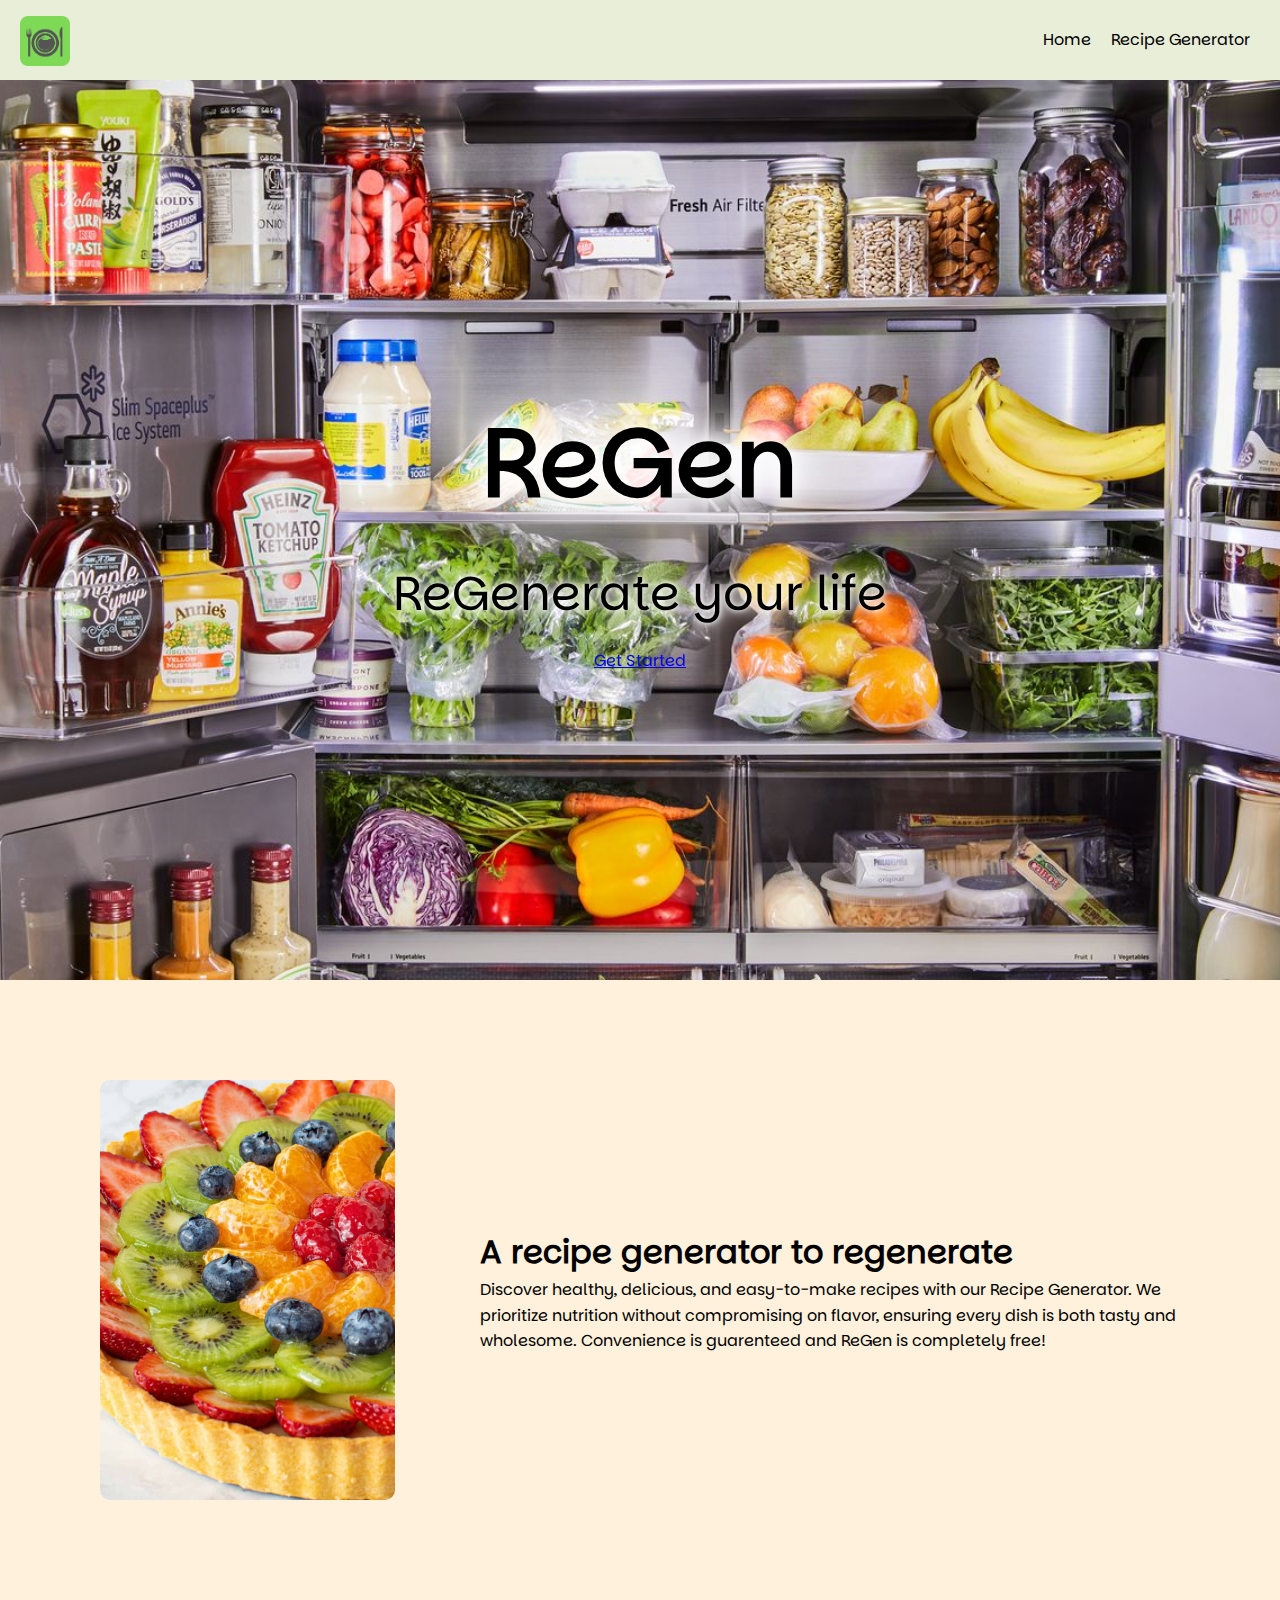
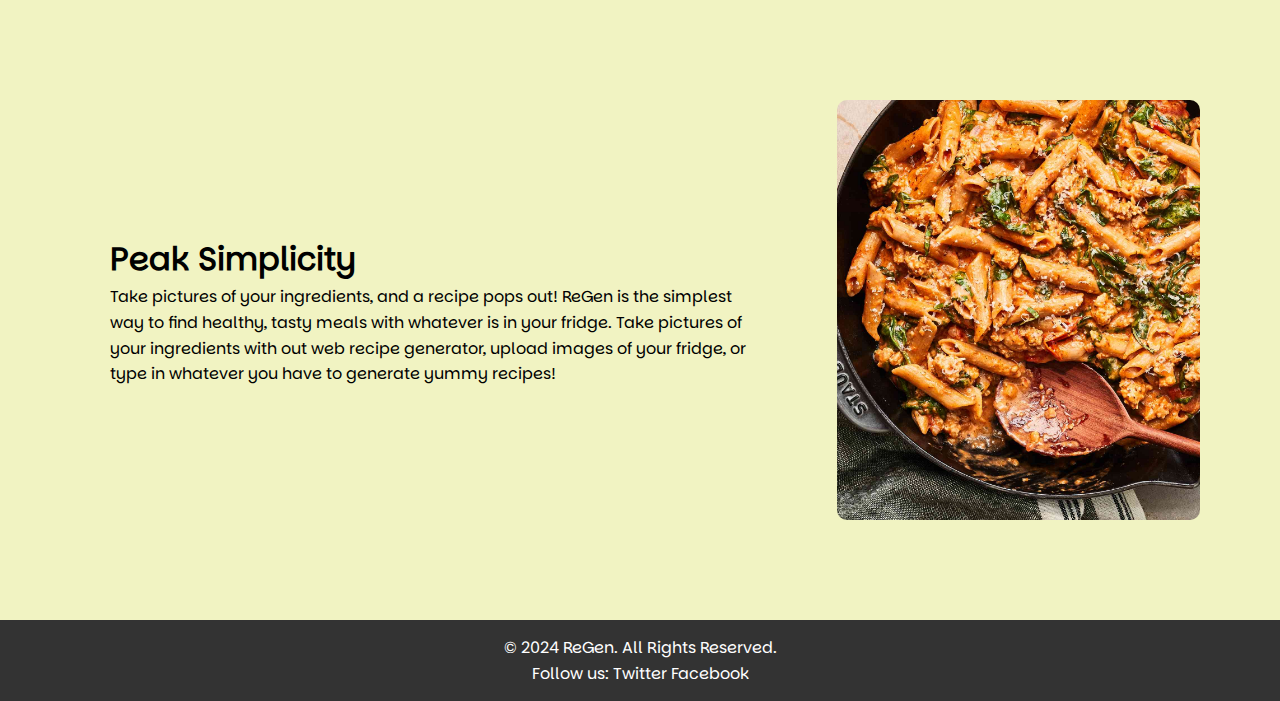
<file: index.html>
<!DOCTYPE html>
<html lang="en">

<head>
    <meta charset="UTF-8">
    <meta name="viewport" content="width=device-width, initial-scale=1.0">
    <title>ReGen</title>
    <link rel="icon" type="image/jpg" href="../images/fridge.jpg">
    <link rel="stylesheet" href="../css/style.css">
    <link rel="icon" type="image/jpg" href="../images/logo.png">
</head>
 
<body>
    <nav class="navbar">
        <div class="logo">
            <a><img src="../images/logo.png" alt="Logo"></a>
        </div>
        <ul>
            <li><a href="index.html">Home</a></li>
            <li><a href="choice.html">Recipe Generator</a></li>
        </ul>
    </nav>

    <section class="parallax-container">
        <div class="parallax-background"></div>
        <div class="content">
            <h1>ReGen</h1>
            <p>ReGenerate your life</p>
            <a href="choice.html" class="cta-button">Get Started</a>
        </div>
    </section>

    <div class="container">
        <div class="fly-in-box"></div>
        <div class="text_container">
            <h1> A recipe generator to regenerate </h2>
            <p>Discover healthy, delicious, and easy-to-make recipes with our Recipe Generator. We prioritize nutrition without compromising on flavor, ensuring every dish is both tasty and wholesome. Convenience is guarenteed and ReGen is completely free!</p>
        </div>
    </div>

    <div class="container2">
        <div class="text_container">
            <h1> Peak Simplicity </h2>
            <p>Take pictures of your ingredients, and a recipe pops out! ReGen is the simplest way to find healthy, tasty meals with whatever is in your fridge. Take pictures of your ingredients with out web recipe generator, upload images of your fridge, or type in whatever you have to generate yummy recipes!</p>
        </div>
        <div class="fly-in-box2"></div>
    </div>
    
    <footer>
        <p>&copy; 2024 ReGen. All Rights Reserved.</p>
        <p>Follow us: 
            <a href="https://twitter.com" target="_blank">Twitter</a> 
            <a href="https://facebook.com" target="_blank">Facebook</a>
        </p>
    </footer>

</body>
</html>
</file>
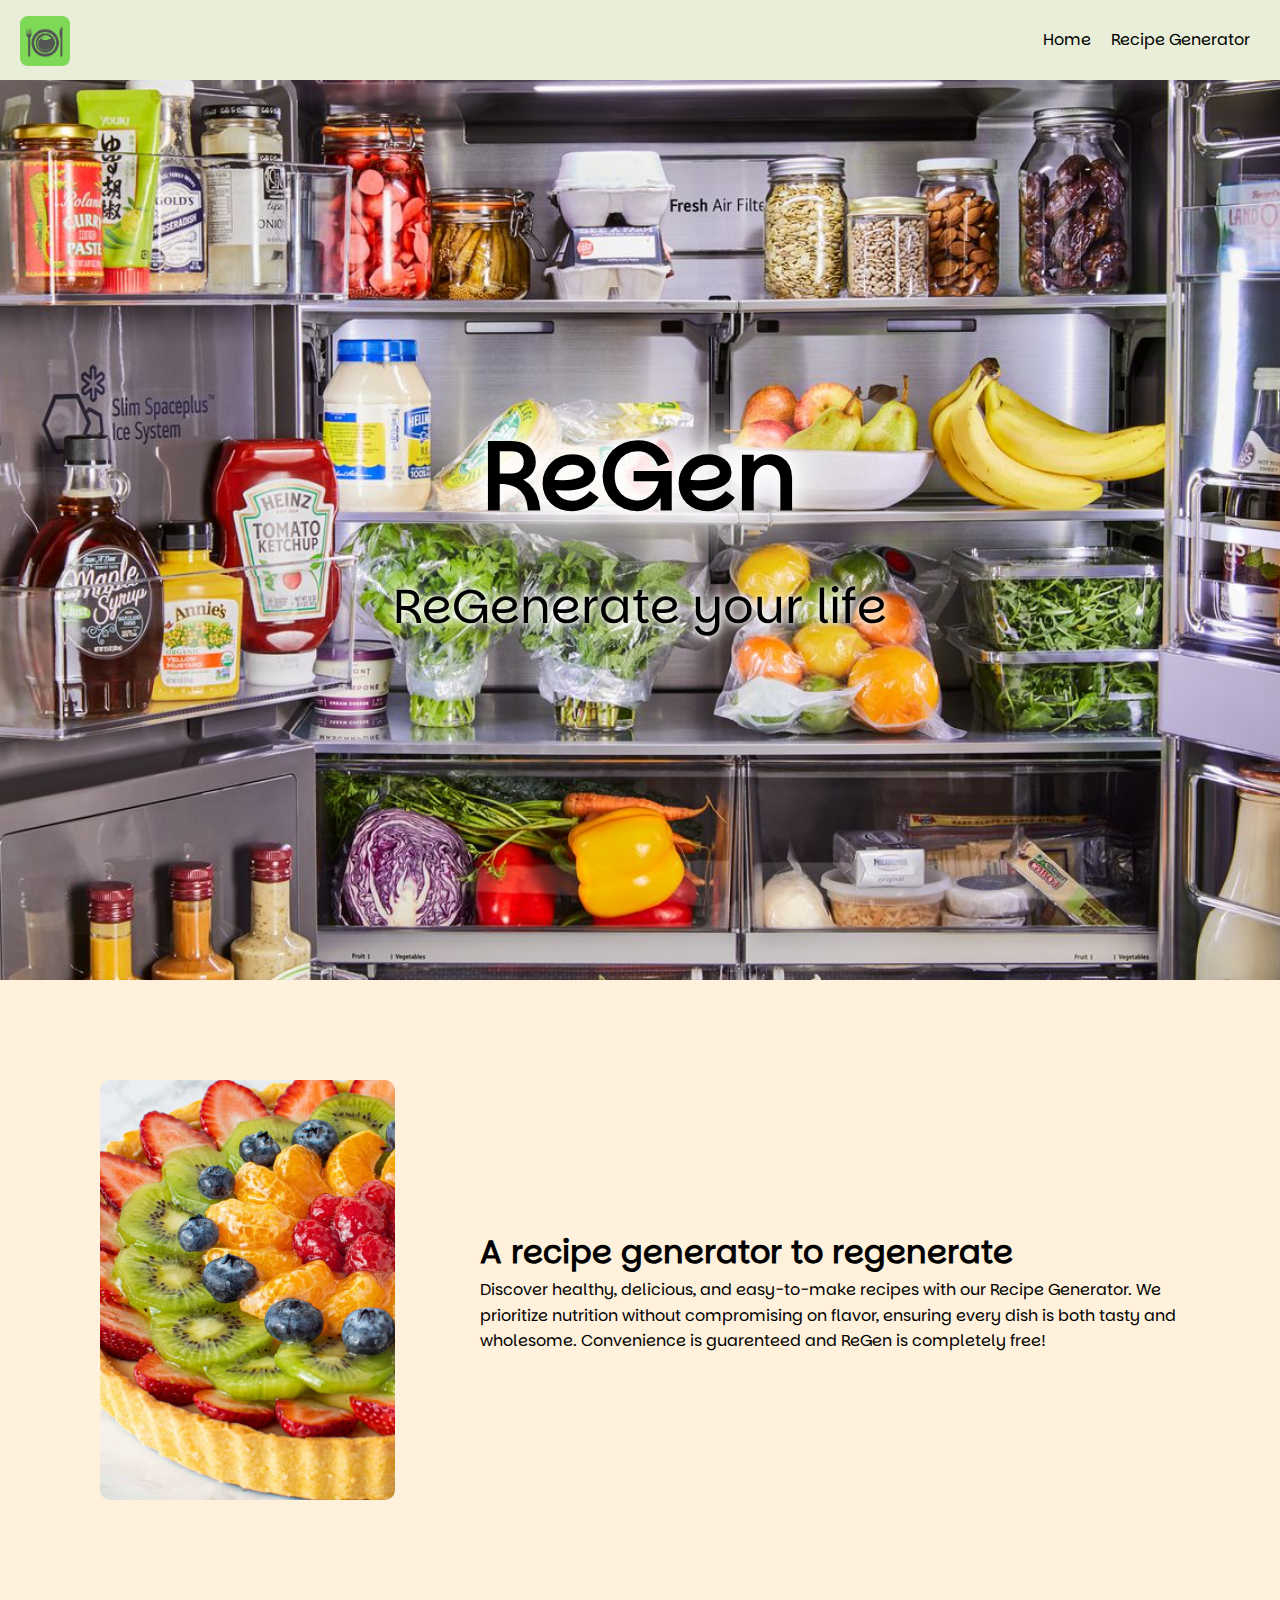
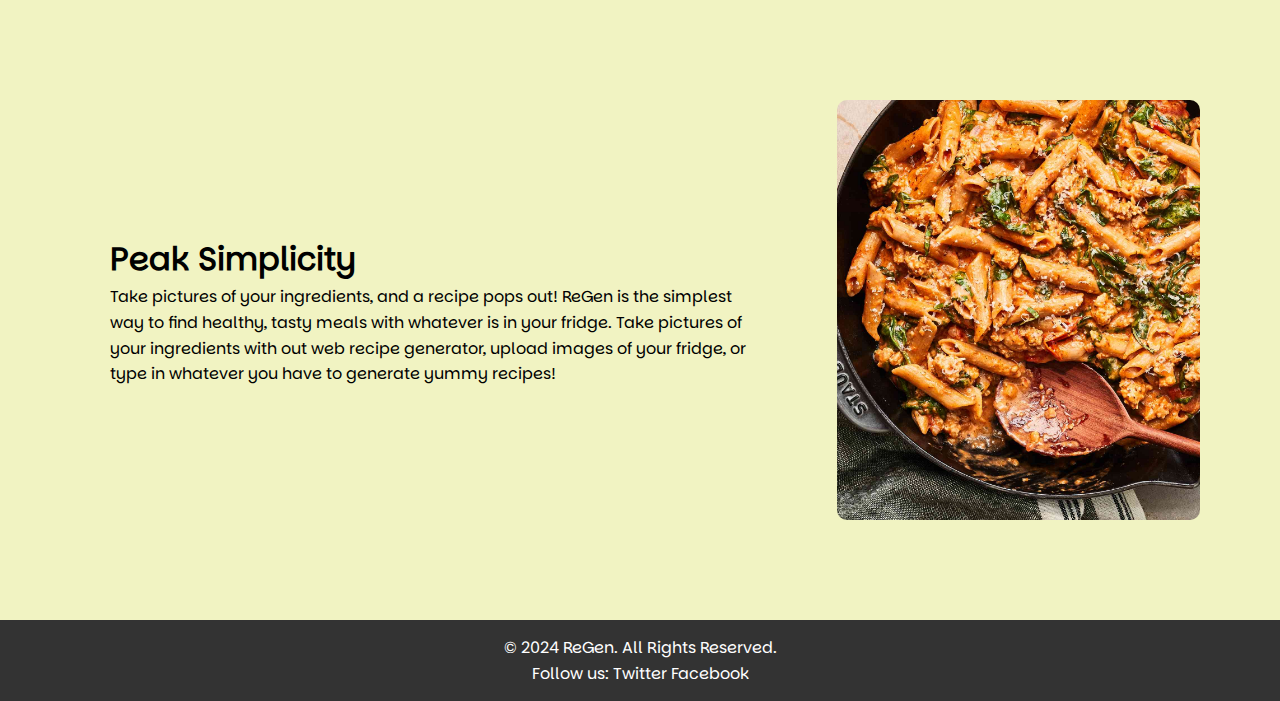
<file: html/index.html>
<!DOCTYPE html>
<html lang="en">

<head>
    <meta charset="UTF-8">
    <meta name="viewport" content="width=device-width, initial-scale=1.0">
    <title>ReGen</title>
    <link rel="icon" type="image/jpg" href="../images/fridge.jpg">
    <link rel="stylesheet" href="../css/style.css">
    <link rel="icon" type="image/jpg" href="../images/logo.png">
</head>
 
<body>
    <nav class="navbar">
        <div class="logo">
            <a><img src="../images/logo.png" alt="Logo"></a>
        </div>
        <ul>
            <li><a href="index.html">Home</a></li>
            <li><a href="choice.html">Recipe Generator</a></li>
        </ul>
    </nav>

    <section class="parallax-container">
        <div class="parallax-background"></div>
        <div class="content">
            <h1>ReGen</h1>
            <p>ReGenerate your life</p>
        </div>
    </section>

    <div class="container">
        <div class="fly-in-box"></div>
        <div class="text_container">
            <h1> A recipe generator to regenerate </h2>
            <p>Discover healthy, delicious, and easy-to-make recipes with our Recipe Generator. We prioritize nutrition without compromising on flavor, ensuring every dish is both tasty and wholesome. Convenience is guarenteed and ReGen is completely free!</p>
        </div>
    </div>

    <div class="container2">
        <div class="text_container">
            <h1> Peak Simplicity </h2>
            <p>Take pictures of your ingredients, and a recipe pops out! ReGen is the simplest way to find healthy, tasty meals with whatever is in your fridge. Take pictures of your ingredients with out web recipe generator, upload images of your fridge, or type in whatever you have to generate yummy recipes!</p>
        </div>
        <div class="fly-in-box2"></div>
    </div>
    
    <footer>
        <p>&copy; 2024 ReGen. All Rights Reserved.</p>
        <p>Follow us: 
            <a href="https://twitter.com" target="_blank">Twitter</a> 
            <a href="https://facebook.com" target="_blank">Facebook</a>
        </p>
    </footer>

</body>
</html>
</file>
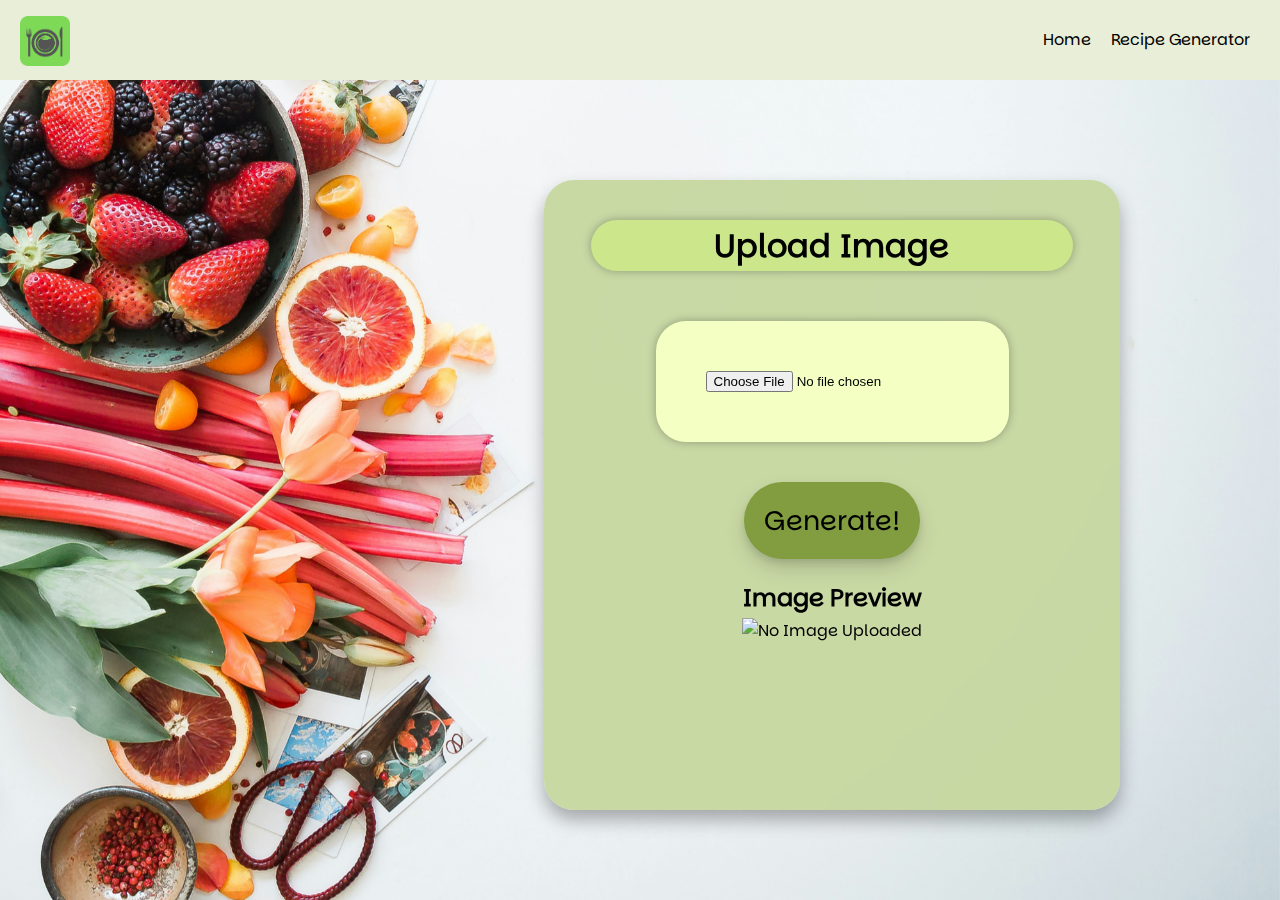
<file: img_upload.html>
<!DOCTYPE html>
<html lang="en">
<head>
    <meta charset="UTF-8">
    <meta name="viewport" content="width=device-width, initial-scale=1.0">
    <title>ReGen</title>
    <link rel="stylesheet" href="../css/img_upload.css">
    <link rel="icon" type="image/jpg" href="../images/logo.png">
</head>
<body>
 
    <nav class="navbar">
        <div class="logo">
            <a><img src="../images/logo.png" alt="Logo"></a>
        </div>
        <ul>
            <li><a href="index.html">Home</a></li>
            <li><a href="choice.html">Recipe Generator</a></li>
        </ul>
    </nav>

    <div class="background"></div>

    <div class="container">
        <h1>Upload Image</h1>
        
        <input type="file" id="img_upload" accept="image/*">

        <br>
        <button id="gen">Generate!</button>

        <br>

        <h2>Image Preview</h2>

        <div class="container2">
            <img id="preview" alt="No Image Uploaded">
        </div>
    </div>

    <script src="../js/img_upload.js"></script>

</body>
</html>
</file>
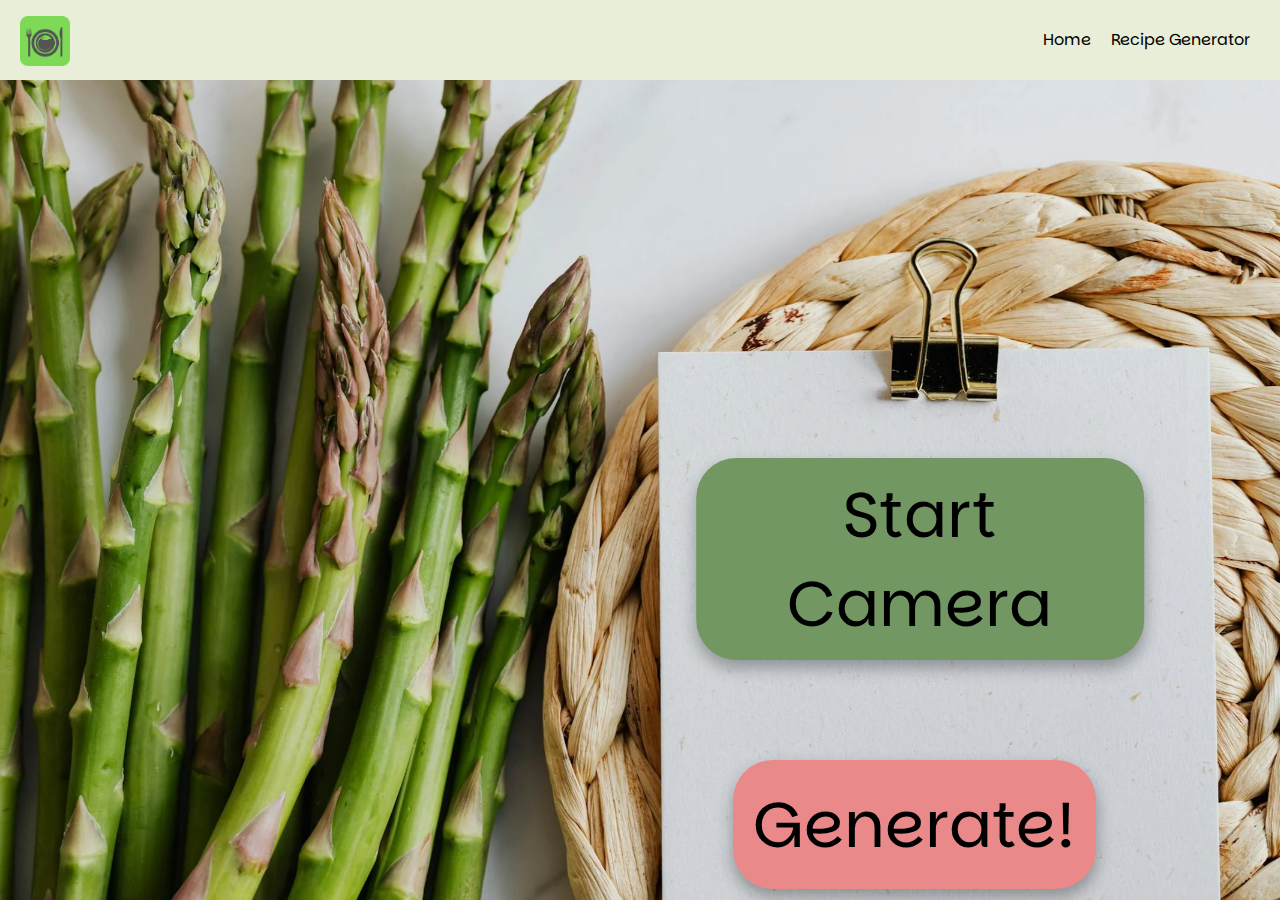
<file: take_image.html>
<!DOCTYPE html>
<html lang="en">
<head>
    <meta charset="UTF-8">
    <meta name="viewport" content="width=device-width, initial-scale=1.0">
    <title>ReGen</title>
    <link rel="stylesheet" href="../css/take_image.css">
    <link rel="icon" type="image/jpg" href="../images/logo.png">
</head>
<body>
 
    <nav class="navbar">
        <div class="logo">
            <a><img src="../images/logo.png" alt="Logo"></a>
        </div>
        <ul>
            <li><a href="index.html">Home</a></li>
            <li><a href="choice.html">Recipe Generator</a></li>
        </ul>
    </nav>

    <div class="parallax-background2"></div>
    <section class="button_container">

        <div class="button_div">
            <button id="start-video-btn">Start Camera</button>
            <button id="take-photo-btn" style="display: none;">Take Picture</button>
            <button id="retake-photo-btn" style="display: none;"> Retake Picture </button>
            <br>
            <a>
                <button id="gen"> Generate! </button>
            </a>
        </div>

        <div class="vid_container"> 
            <video id="video" width="640" height="480" autoplay></video>
            <canvas id="canvas"></canvas>
        </div>
    </section> 


    <script src="../js/index.js"></script>
    
</body>
</html>
</file>
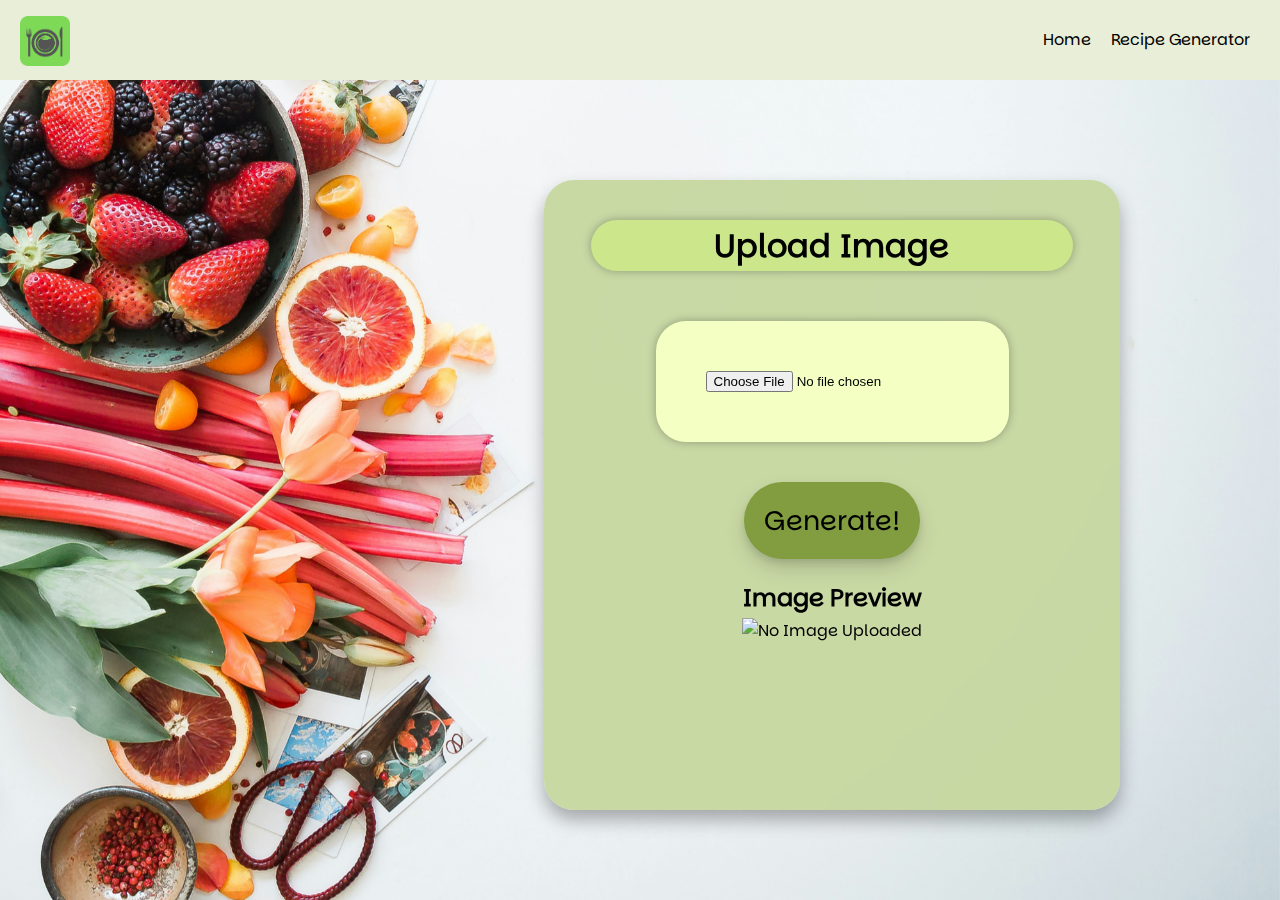
<file: html/img_upload.html>
<!DOCTYPE html>
<html lang="en">
<head>
    <meta charset="UTF-8">
    <meta name="viewport" content="width=device-width, initial-scale=1.0">
    <title>ReGen</title>
    <link rel="stylesheet" href="../css/img_upload.css"">
    <link rel="icon" type="image/jpg" href="../images/logo.png">
</head>
<body>
 
    <nav class="navbar">
        <div class="logo">
            <a><img src="../images/logo.png" alt="Logo"></a>
        </div>
        <ul>
            <li><a href="index.html">Home</a></li>
            <li><a href="choice.html">Recipe Generator</a></li>
        </ul>
    </nav>

    <div class="background"></div>

    <div class="container">
        <h1>Upload Image</h1>
        
        <input type="file" id="img_upload" accept="image/*">

        <br>
        <button id="gen">Generate!</button>

        <br>

        <h2>Image Preview</h2>

        <div class="container2">
            <img id="preview" alt="No Image Uploaded">
        </div>
    </div>

    <script src="../js/img_upload.js"></script>

</body>
</html>
</file>
<file: css/style.css>
@font-face {
    font-family: 'Parkinsans';
    src: url('../fonts/Parkinsans-VariableFont_wght.ttf') format('truetype');
    font-weight: normal;
    font-style: normal;
}
 
@media (max-width: 600px) {
    #take-photo-btn {
        bottom: 10px; 
        right: 10px;
        font-size: 1.5rem; 
        padding: 10px 10px;
    }
}

@keyframes flyInBottom {
    0% {
        transform: translateY(100%);
        opacity: 0;
    }
    100% {
        transform: translateY(0); 
        opacity: 1;
    }
}

* {
    margin: 0;
    padding: 0;
    box-sizing: border-box;
}

body {
    font-family: Parkinsans, Helvetica, sans-serif;
    line-height: 1.6;
    height: 100%;
}

.parallax-container {
    position: relative;
    height: 100vh;
    overflow: hidden;
}

.parallax-background {
    position: absolute;
    top: 0;
    left: 0;
    width: 100%;
    height: 100%;
    background: url('../images/fridge.jpg') no-repeat center center;
    background-size: cover;
    transform-origin: center;
    will-change: transform;
}

.content {
    position: absolute;
    top: 50%;
    left: 50%;
    color: black;
    text-align: center;
    z-index: 1;
    transform: translate(-50%, -50%);
    padding: 20px;
    border-radius: 15px;

}

.content h1 {
    font-size: 6rem;
    margin-bottom: 1rem;
    animation: flyInBottom 0.7s ease forwards; 
    text-shadow: 0 0 15px rgba(255, 255, 255, 1), 
    0 0 30px rgba(255, 255, 255, 1),   
    0 0 45px rgba(255, 255, 255, 1),  
    0 0 60px rgba(255, 255, 255, 1), 
    0 0 75px rgba(255, 255, 255, 1),   
    0 0 90px rgba(255, 255, 255, 1);    
}

.content p {
    text-shadow: 0 0 5px rgba(255, 255, 255, 0.9), 
    0 0 10px rgba(255, 255, 255, 0.8),
    0 0 15px rgba(255, 255, 255, 0.7),
    0 0 20px rgba(255, 255, 255, 0.6); 
    font-size: 3rem;
    margin-bottom: 1rem;
    margin-left: 1rem;
    margin-right: 1rem;
    animation: flyInBottom 1s ease forwards; 
}

.box {
    width: 200px;       
    height: 150px;      
    background-color: #3498db; 
    border: 2px solid #2980b9; 
    border-radius: 10px; 
    padding: 20px;     
    margin: 20px;        
}

.navbar {
    gap: 10px; 
    z-index: 10;
    top: 0;
    position: sticky;
    display: flex;            
    width: 100%;
    justify-content: space-between; 
    align-items: center;       
    flex: left;
    background-color: rgb(233, 238, 217);      
    padding: 10px 20px;          
    max-height: 80px;
}

.navbar ul{
    list-style-type: none;
    text-decoration: none;
    display: block;
    margin: 0px;

}

.navbar a{
    color: black;
    text-decoration: none;
    display:block;
    text-align: center;
}

.navbar li{
    float: left;
    padding: 10px

}

.navbar li:hover{
    text-decoration:underline;
}

.container {
    width: 100%;
    display: flex;
    padding-top: 100px;
    justify-content: left;
    padding-left: 100px;
    align-items: center;
    padding-bottom: 100px;
    background-color:rgb(255, 241, 219);
}

.fly-in-box {
    width: 300px;
    height: 420px;
    display: fixed;
    justify-content: center;
    align-items: center;
    border-radius: 10px;
    opacity: 1;
    background-image: url('../images/fruit_tart.jpg');
    background-size: cover; 
    background-position: center; 
    background-repeat: no-repeat;
    animation: flyInBottom 1s ease forwards; 
    overflow: hidden;
    text-align: center;
}
.text_container{
    margin-left: 50px;
    width: 850px;
    padding: 10px 10px;

}
h2 {
    text-align: center;
    transform: translate(-40%, 0);
    padding: 0px 20px;
    margin-bottom: 20px;

}

.navbar .logo img{
    align-items: top;
    position: sticky;
    top: 0;
    margin-top: 9px;
    max-width: 50px;
    max-height: 50px;
    border-radius: 5px;
}

.container h1{
    margin-left: 25px
}

.container p{
    margin-left: 25px;
    margin-right: 50px;
}

.container2 {
    width: 100%;
    display: flex;
    padding-top: 100px;
    justify-content: flex-end;
    padding-left: 50px;
    padding-right: 80px;
    align-items: center;
    padding-bottom: 100px;
    background-color:rgb(241, 243, 194);
}

.container3 {
    flex: left;

}
.fly-in-box2 {
    width: 420px;
    height: 420px;
    display: fixed;
    justify-content: flex-end;
    align-items: center;
    border-radius: 10px;
    opacity: 1;
    background-image: url('../images/chicken_pasta.jpg');
    background-size: cover; 
    background-position: center; 
    background-repeat: no-repeat;
    animation: flyInBottom 1s ease forwards; 
    overflow: hidden;
    text-align: center;
}

.container2 p{
    margin-right: 70px;
}

footer {
    background-color: #333; 
    color: white;
    text-align: center;
    padding: 15px 0; 
    position: relative; 
    bottom: 0;
    width: 100%; 
}

footer p {
    margin: 0; 
}

footer a {
    color: #fff;
    text-decoration: none; 
}

footer a:hover {
    text-decoration: underline; 
}
</file>
<file: css/img_upload.css>
@font-face {
    font-family: 'Parkinsans';
    src: url('../fonts/Parkinsans-VariableFont_wght.ttf') format('truetype');
    font-weight: normal;
    font-style: normal;
}

@keyframes flyInBottom {
    0% {
        transform: translateY(100%) translateX(-50%);
        opacity: 0;
    }
    100% {
        transform: translateY(0) translateX(-50%);
        opacity: 1;
    }
}

* {
    margin: 0;
    padding: 0;
    box-sizing: border-box;
}

body {
    font-family: Parkinsans, Helvetica, sans-serif;
    line-height: 1.6;
    min-height: 100vh;
}

.navbar {
    gap: 10px;
    z-index: 10;
    top: 0;
    position: sticky;
    display: flex;
    width: 100%;
    justify-content: space-between;
    align-items: center;
    flex: left;
    background-color: rgb(233, 238, 217);
    padding: 10px 20px;
    max-height: 80px;
}

.navbar ul {
    list-style-type: none;
    text-decoration: none;
    display: block;
    margin: 0px;
}

.navbar a {
    color: black;
    text-decoration: none;
    display: block;
    text-align: center;
}

.navbar li {
    float: left;
    padding: 10px;
}

.navbar li:hover {
    text-decoration: underline;
}

.navbar .logo img {
    align-items: top;
    position: sticky;
    top: 0;
    margin-top: 9px;
    max-width: 50px;
    max-height: 50px;
    border-radius: 5px;
}

.background {
    position: fixed;
    top: 0;
    z-index: 0;
    left: 0;
    width: 100%;
    height: 100%;
    background: url('../images/img_upload_background.jpg') no-repeat center center;
    background-size: cover;
    transform-origin: center;
    will-change: transform;
}

.container {
    background-color: rgba(196, 214, 155, 0.9);
    backdrop-filter: blur(10px);
    position: absolute;
    top: 20%;
    left: 65%; /* Increased from 45% to 65% */
    transform: translateX(-50%);
    border-radius: 30px;
    min-height: 70vh;
    width: 45%;
    box-shadow: 0 10px 18px rgba(0, 0, 0, 0.3);
    text-align: center;
    justify-content: center;
    animation: flyInBottom 1.5s ease forwards;
    padding: 20px;
    overflow-y: auto;
    max-height: 75vh;
}

.container h1 {
    margin: 20px auto;
    width: 90%;
    background-color: #cbe68b;
    border-radius: 30px;
    box-shadow: 0 0 10px rgba(0, 0, 0, 0.3);
}

#img_upload {
    max-width: 80%;
    margin-top: 30px;
    margin-bottom: 20px;
    padding: 50px;
    background-color: #F4FFC3;
    border-radius: 30px;
    box-shadow: 0 0 10px rgba(0, 0, 0, 0.3);
}

.container3 {
    display: flex;
    flex-direction: row;
    align-items: center;
    justify-content: space-around;
    padding: 20px;
    gap: 20px;
}

.preview-section {
    flex: 1;
    text-align: center;
}

.button-section {
    flex: 1;
    text-align: center;
}

#gen {
    background-color: #819d40;
    font-family: 'Parkinsans', sans-serif;
    font-size: 27px;
    padding: 20px;
    margin: 20px;
    border-radius: 50px;
    cursor: pointer;
    position: relative;
    border: none;
    color: black;
    box-shadow: 0 4px 6px rgba(0, 0, 0, 0.1), 0 10px 20px rgba(0, 0, 0, 0.15);
}

#gen:hover {
    background-color: rgb(138, 170, 64);
    cursor: pointer;
}

.container2 {
    display: flex;
    border-radius: 10px;
    justify-content: center;
}

#preview {
    max-width: 200px;
    max-height: 200px;
    object-fit: contain;
}

/* Media Queries for Mobile Responsiveness */
@media screen and (max-width: 768px) {
    .container {
        width: 90%;
        left: 50%; /* Center on mobile */
        min-height: auto;
        max-height: 80vh;
        top: 15%;
    }

    .container3 {
        flex-direction: column;
        gap: 10px;
    }

    .button-section,
    .preview-section {
        width: 100%;
    }

    #gen {
        font-size: 22px;
        padding: 15px;
        margin: 10px;
    }

    #img_upload {
        padding: 30px;
    }

    #preview {
        max-width: 150px;
        max-height: 150px;
    }
}

/* Additional adjustments for very small screens */
@media screen and (max-width: 480px) {
    .container {
        top: 12%;
    }

    #gen {
        font-size: 20px;
        padding: 12px;
    }

    .container h1 {
        font-size: 24px;
        margin: 15px auto;
        width: 85%;
    }
}
</file>
<file: css/take_image.css>
@font-face {
    font-family: 'Parkinsans';
    src: url('../fonts/Parkinsans-VariableFont_wght.ttf') format('truetype');
    font-weight: normal;
    font-style: normal;
}
 

@keyframes flyInBottom {
    0% {
        transform: translateY(100%) translateX(-43.25%); 
        opacity: 0; 
    }
    100% {
        transform: translateY(0) translateX(-43.25%); 
        opacity: 1; 
    }
}
* {
    margin: 0;
    padding: 0;
    box-sizing: border-box;
}

body {
    font-family: Parkinsans, Helvetica, sans-serif;
    line-height: 1.6;
    height: 100%;
    overflow: hidden;
}

.navbar {
    gap: 10px; 
    z-index: 10;
    top: 0;
    position: sticky;
    display: flex;            
    width: 100%;
    justify-content: space-between; 
    align-items: center;       
    flex: left;
    background-color: rgb(233, 238, 217);      
    padding: 10px 20px;          
    max-height: 80px;
}

.navbar ul{
    list-style-type: none;
    text-decoration: none;
    display: block;
    margin: 0px;

}

.navbar a{
    color: black;
    text-decoration: none;
    display:block;
    text-align: center;
}

.navbar li{
    float: left;
    padding: 10px

}

.navbar li:hover{
    text-decoration:underline;
}

.navbar .logo img{
    align-items: top;
    position: sticky;
    top: 0;
    margin-top: 9px;
    max-width: 50px;
    max-height: 50px;
    border-radius: 5px;
}

#start-video-btn, #retake-photo-btn, #take-photo-btn {
    position: relative;
    font-family: 'Parkinsans', Helvetica, sans-serif;
    background-color: black;
    border: none;
    border-radius: 40px;
    z-index: 9;
    font-size: 4rem;
    padding: 12px;
    margin-top: 42vh;
    transform: translate(-43.25%, 0);
    box-shadow: 0 8px 16px rgba(0, 0, 0, 0.3);
}

#start-video-btn:hover, #retake-photo-btn:hover, #take-photo-btn:hover {
    cursor: pointer;
}

#start-video-btn {
    animation: flyInBottom 1.5s;
    background-color: #729762;
    width: 35vw;
}

#retake-photo-btn {
    background-color: #658147;
    width: 37vw;
}

#take-photo-btn {
    background-color: #597445;
    width: 30vw;
}


#start-video-btn:hover {
    animation: flyInBottom 1.5s;
    background-color: #83ad71;
}

#retake-photo-btn:hover {
    background-color: #779853;
}

#take-photo-btn:hover {
    background-color: #719357;
}


.button_div { 
    z-index: 10;
    position: absolute;
    left: 69.5%;
}

.parallax-background2 {
    position: absolute;
    top: 0;
    z-index: 0;
    left: 0;
    width: 100%;
    height: 100%;
    background: url('../images/recipe photo.webp') no-repeat center center;
    background-size: cover;
    transform-origin: center;
    will-change: transform;
}

#upload-image {
    transform: translate(-17%, 0)
}

#gen {
    text-decoration: none;
    font-family: 'Parkinsans', Helvetica, sans-serif;
    border-radius: 5px;
    padding: 10px 10px;
    margin-top: 100px;
    background-color: rgb(233, 137, 137);
    border: none;
    border-radius: 40px;
    z-index: 9;
    font-size: 4rem;
    padding: 20px;
    box-shadow: 0 8px 16px rgba(0, 0, 0, 0.3);
    
    transform: translate(-43.25%, 0);
    border: none;
    animation: flyInBottom 2s ease;
    max-width: 35vw;

}

#gen:hover {
    cursor: pointer;
    background-color:rgb(242, 151, 151);
}

.vid_container {
    z-index: 11;
    position: absolute;
    margin-left: 40px;
    width: 23.148vw;
    height: 27.49vh;
    transform: translate(0, 50px);
}

#video {
    margin: 30px 30px;
    border-radius: 10px;
}

#canvas {
    display: inline;
    position: absolute;
    border-radius: 10px;
}

#imagePreview {
    position: absolute;
    top: 0;
    left: 50%;
    transform: translate(-104.75%, 30px);
    border-radius: 10px;
    border: 2px solid black;
    background-color: white;
    z-index: 12;
}
</file>
